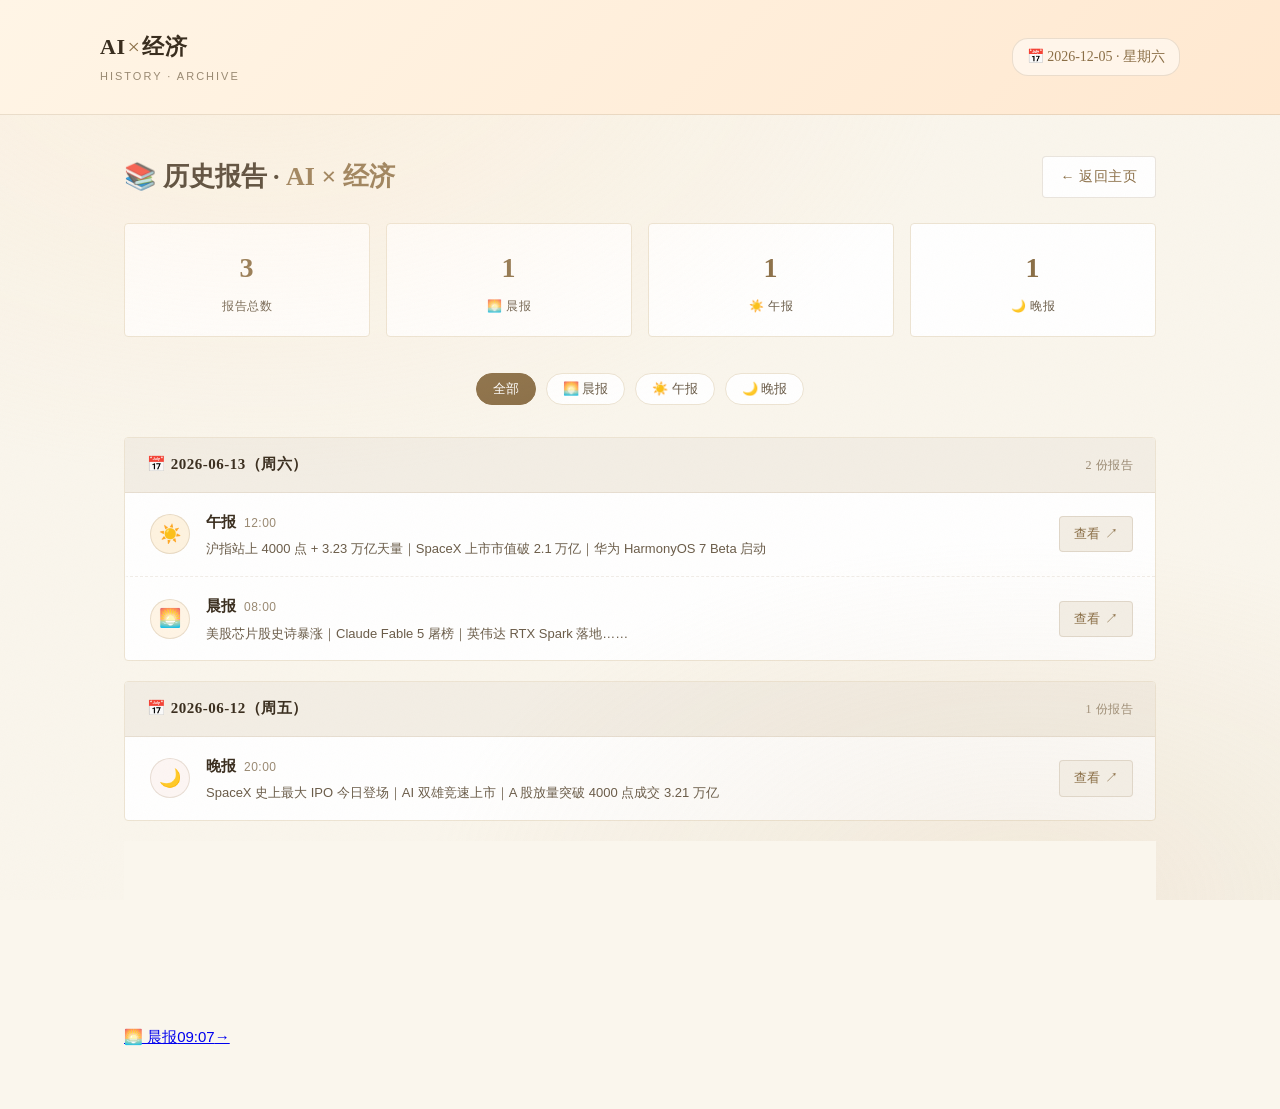
<file: history.html>
<!DOCTYPE html>
<html lang="zh-CN">
<head>
<meta charset="UTF-8">
<meta name="viewport" content="width=device-width, initial-scale=1.0">
<title>📚 历史报告 — AI × 经济日报</title>
<meta name="description" content="AI × 经济日报历史归档，按日期倒序展示所有历史报告">
<link rel="canonical" href="https://yurain251029-netizen.github.io/daily/history.html">
<link rel="alternate" hreflang="zh-CN" href="https://yurain251029-netizen.github.io/daily/history.html">

<!-- Open Graph（社交分享卡片） -->
<meta property="og:type" content="website">
<meta property="og:site_name" content="AI × 经济日报">
<meta property="og:title" content="📚 历史报告 — AI × 经济日报">
<meta property="og:description" content="按日期倒序展示所有历史报告（晨 / 午 / 晚三报）">
<meta property="og:url" content="https://yurain251029-netizen.github.io/daily/history.html">

<link rel="stylesheet" href="assets/css/site.css">
<style>
/* ========== history.html 专用样式（继承 site.css） ========== */

/* 顶部分类筛选 */
.filter-bar {
  display: flex;
  justify-content: center;
  gap: 10px;
  margin: 0 auto 32px;
  flex-wrap: wrap;
}

.filter-btn {
  padding: 6px 16px;
  background: var(--bg-card);
  border: 1px solid var(--border-warm);
  border-radius: 16px;
  font-family: var(--font-serif);
  font-size: 13px;
  color: var(--text-soft);
  cursor: pointer;
  transition: background 0.25s ease, color 0.25s ease, border-color 0.25s ease, transform 0.2s ease;
}

.filter-btn:hover {
  background: var(--bg-soft);
  border-color: var(--color-primary);
  color: var(--color-primary);
  transform: translateY(-1px);
}

.filter-btn.active {
  background: var(--color-primary);
  color: #ffffff;
  border-color: var(--color-primary);
}

/* 统计卡 */
.stats-bar {
  display: grid;
  grid-template-columns: repeat(4, 1fr);
  gap: 16px;
  margin-bottom: 36px;
}

.stat-card {
  background: var(--bg-card);
  border: 1px solid var(--border-warm);
  border-radius: 4px;
  padding: 20px 16px;
  text-align: center;
  transition: background 0.25s ease, border-color 0.25s ease, transform 0.2s ease, box-shadow 0.25s ease;
}

.stat-card:hover {
  background: var(--bg-soft);
  border-color: var(--color-primary);
  transform: translateY(-1px);
  box-shadow: var(--shadow-warm);
}

.stat-num {
  font-family: var(--font-serif);
  font-size: 28px;
  font-weight: 600;
  color: var(--color-primary);
  letter-spacing: 1px;
  margin-bottom: 4px;
}

.stat-label {
  font-size: 12px;
  color: var(--text-soft);
  letter-spacing: 0.5px;
}

/* 日期分组 */
.date-group {
  background: var(--bg-card);
  border: 1px solid var(--border-warm);
  border-radius: 4px;
  margin-bottom: 20px;
  overflow: hidden;
  transition: box-shadow 0.25s ease;
}

.date-group:hover {
  box-shadow: var(--shadow-warm);
}

.date-header {
  padding: 14px 22px;
  background: var(--bg-soft);
  font-family: var(--font-serif);
  font-weight: 600;
  font-size: 15px;
  color: var(--text-main);
  border-bottom: 1px solid var(--border-line-soft);
  letter-spacing: 0.5px;
  display: flex;
  align-items: center;
  justify-content: space-between;
}

.date-header .date-count {
  font-size: 12px;
  color: var(--text-faint);
  font-weight: 400;
}

/* 报告条目 */
.report-item {
  display: flex;
  align-items: center;
  padding: 16px 22px;
  border-bottom: 1px dashed var(--border-line-soft);
  transition: background 0.25s ease, padding-left 0.2s ease, border-left-width 0.2s ease;
  border-left: 3px solid transparent;
  position: relative;
}

.report-item:last-child { border-bottom: none; }

.report-item:hover {
  background: var(--bg-soft);
  border-left-color: var(--color-primary);
  border-left-width: 4px;
  padding-left: 21px;
}

/* 报告图标 */
.report-icon {
  width: 40px;
  height: 40px;
  border-radius: 50%;
  display: flex;
  align-items: center;
  justify-content: center;
  font-size: 18px;
  margin-right: 16px;
  flex-shrink: 0;
  border: 1px solid var(--border-line);
}

.icon-morning { background: #fff5e6; }
.icon-noon    { background: #fef3e0; }
.icon-evening { background: #fdf6f4; }

/* 报告信息 */
.report-info { flex: 1; min-width: 0; }

.report-type {
  font-family: var(--font-serif);
  font-weight: 600;
  font-size: 15px;
  color: var(--text-main);
  margin-right: 8px;
}

.report-time {
  font-size: 12px;
  color: var(--text-faint);
  letter-spacing: 0.5px;
}

.report-summary {
  font-size: 13px;
  color: var(--text-soft);
  margin-top: 4px;
  line-height: 1.6;
  overflow: hidden;
  text-overflow: ellipsis;
  display: -webkit-box;
  -webkit-line-clamp: 1;
  -webkit-box-orient: vertical;
}

/* 查看按钮 */
.report-link {
  display: inline-flex;
  align-items: center;
  padding: 6px 14px;
  background: var(--bg-soft);
  color: var(--color-primary);
  border: 1px solid var(--border-line);
  border-radius: 4px;
  font-family: var(--font-serif);
  font-size: 13px;
  text-decoration: none;
  margin-left: 12px;
  flex-shrink: 0;
  letter-spacing: 0.5px;
  transition: background 0.2s ease, color 0.2s ease, border-color 0.2s ease, transform 0.2s ease;
}

.report-link:hover {
  background: var(--color-primary);
  color: #ffffff;
  border-color: var(--color-primary);
  transform: translateY(-1px);
}

/* 空状态 */
.empty-state {
  text-align: center;
  padding: 80px 20px;
  background: var(--bg-card);
  border: 1px dashed var(--border-line);
  border-radius: 4px;
  color: var(--text-faint);
}

.empty-state .icon {
  font-size: 56px;
  margin-bottom: 16px;
  opacity: 0.5;
}

.empty-state p {
  font-size: 14px;
  font-family: var(--font-serif);
}

/* 返回按钮（顶部） */
.page-nav {
  display: flex;
  justify-content: space-between;
  align-items: center;
  margin-bottom: 24px;
  flex-wrap: wrap;
  gap: 12px;
}

.back-link {
  display: inline-flex;
  align-items: center;
  gap: 6px;
  padding: 8px 18px;
  background: var(--bg-card);
  color: var(--color-primary);
  border: 1px solid var(--border-line);
  border-radius: 4px;
  font-family: var(--font-serif);
  font-size: 14px;
  text-decoration: none;
  letter-spacing: 0.5px;
  transition: background 0.2s ease, color 0.2s ease, border-color 0.2s ease, transform 0.2s ease;
}

.back-link:hover {
  background: var(--color-primary);
  color: #ffffff;
  border-color: var(--color-primary);
  transform: translateX(-2px);
}

.page-title {
  font-family: var(--font-serif);
  font-size: 26px;
  font-weight: 600;
  color: var(--text-main);
}

.page-title .title-accent {
  color: var(--color-primary);
}

/* 主体内容容器（与主页一致的最大宽度） */
.history-container {
  max-width: 1080px;
  margin: 0 auto;
  padding: 40px 24px 60px;
}

/* 响应式 */
@media (max-width: 800px) {
  .stats-bar { grid-template-columns: repeat(2, 1fr); }
  .page-title { font-size: 22px; }
  .history-container { padding: 30px 18px 40px; }
  .report-item { flex-wrap: wrap; }
  .report-link { margin-left: 56px; margin-top: 8px; }
}

@media (max-width: 480px) {
  .stats-bar { grid-template-columns: 1fr 1fr; }
  .stat-num { font-size: 22px; }
  .filter-bar { gap: 6px; }
  .filter-btn { padding: 4px 12px; font-size: 12px; }
}
</style>
</head>
<body>

<a class="skip-link" href="#historyList">跳到报告列表</a>

<!-- 装饰层 -->
<div class="bg-layer"></div>
<div class="bg-noise"></div>

<!-- 顶部品牌栏（与主页一致） -->
<header class="site-header" role="banner">
  <div class="header-inner">
    <div class="brand">
      <div class="brand-mark" aria-label="AI 乘以 经济">AI<span class="mark-x" aria-hidden="true">×</span>经济</div>
      <div class="brand-sub" aria-hidden="true">HISTORY · ARCHIVE</div>
    </div>
    <div class="date-stamp" id="dateStamp" aria-label="当前日期">
      <span class="sr-only">今天是 </span>📅 加载中...
    </div>
  </div>
</header>

<!-- 主体内容 -->
<main class="history-container" id="historyContainer">

  <!-- 页面导航 -->
  <div class="page-nav">
    <h1 class="page-title">📚 历史报告 · <span class="title-accent">AI × 经济</span></h1>
    <a href="index.html" class="back-link">← 返回主页</a>
  </div>

  <!-- 统计卡 -->
  <div class="stats-bar" id="statsBar" aria-label="历史报告统计">
    <div class="stat-card">
      <div class="stat-num" id="statTotal" aria-live="polite">--</div>
      <div class="stat-label">报告总数</div>
    </div>
    <div class="stat-card">
      <div class="stat-num" id="statMorning" aria-live="polite">--</div>
      <div class="stat-label" aria-hidden="true">🌅 晨报</div>
    </div>
    <div class="stat-card">
      <div class="stat-num" id="statNoon" aria-live="polite">--</div>
      <div class="stat-label" aria-hidden="true">☀️ 午报</div>
    </div>
    <div class="stat-card">
      <div class="stat-num" id="statEvening" aria-live="polite">--</div>
      <div class="stat-label" aria-hidden="true">🌙 晚报</div>
    </div>
  </div>

  <!-- 分类筛选 -->
  <div class="filter-bar" id="filterBar" role="group" aria-label="按报告类型筛选">
    <button class="filter-btn active" data-filter="all" aria-pressed="true">全部</button>
    <button class="filter-btn" data-filter="morning" aria-pressed="false">🌅 晨报</button>
    <button class="filter-btn" data-filter="noon" aria-pressed="false">☀️ 午报</button>
    <button class="filter-btn" data-filter="evening" aria-pressed="false">🌙 晚报</button>
  </div>

  <!-- 历史报告列表 -->
  <div id="historyList" role="list" aria-live="polite">

    <div class="date-group" data-date="2026-06-13" data-weekday="6">
      <div class="date-header">
        <span>📅 2026-06-13（周六）</span>
        <span class="date-count">2 份报告</span>
      </div>
      <div class="report-item" data-type="noon" role="listitem">
        <div class="report-icon icon-noon" aria-hidden="true">☀️</div>
        <div class="report-info">
          <span class="report-type">午报</span><span class="report-time">12:00</span>
          <div class="report-summary">沪指站上 4000 点 + 3.23 万亿天量｜SpaceX 上市市值破 2.1 万亿｜华为 HarmonyOS 7 Beta 启动</div>
        </div>
        <a href="archive/2026-06-13-noon.html" class="report-link">查看 ↗</a>
      </div>
      <div class="report-item" data-type="morning" role="listitem">
        <div class="report-icon icon-morning" aria-hidden="true">🌅</div>
        <div class="report-info">
          <span class="report-type">晨报</span><span class="report-time">08:00</span>
          <div class="report-summary">美股芯片股史诗暴涨｜Claude Fable 5 屠榜｜英伟达 RTX Spark 落地……</div>
        </div>
        <a href="archive/2026-06-13-morning.html" class="report-link">查看 ↗</a>
      </div>
    </div>

    <div class="date-group" data-date="2026-06-12" data-weekday="5">
      <div class="date-header">
        <span>📅 2026-06-12（周五）</span>
        <span class="date-count">1 份报告</span>
      </div>
      <div class="report-item" data-type="evening" role="listitem">
        <div class="report-icon icon-evening" aria-hidden="true">🌙</div>
        <div class="report-info">
          <span class="report-type">晚报</span><span class="report-time">20:00</span>
          <div class="report-summary">SpaceX 史上最大 IPO 今日登场｜AI 双雄竞速上市｜A 股放量突破 4000 点成交 3.21 万亿</div>
        </div>
        <a href="archive/2026-06-12-evening.html" class="report-link">查看 ↗</a>
      </div>
    </div>

  </div>

</div>

<!-- Footer（与主页一致） -->
<footer class="paper-footer" role="contentinfo">
  <div class="footer-inner">
    <div class="footer-line">📖 AI × 经济日报 · 历史归档（按日期倒序）</div>
    <div class="footer-line footer-warn">⚠️ 本站内容仅供学习研究，不构成任何投资建议。市场有风险，决策需谨慎。</div>
    <div class="footer-line footer-meta">
      <a href="index.html">返回主页</a>
      <span class="footer-dot">·</span>
      <a href="reports/index.html">最新报告</a>
      <span class="footer-dot">·</span>
      <span id="footerTime">载入时间...</span>
    </div>
  </div>
</footer>
<a href="archive/2026-06-14-morning.html" class="history-item"><span class="hi-type">🌅 晨报</span><span class="hi-time">09:07</span><span class="hi-arrow">→</span></a>
</main>

<script>
/* ========== 1. 日期印章（UTC+8 校正 P3-2） ========== */
(function(){
  function updateDate(){
    const now = new Date();
    const beijingMs = now.getTime() + (now.getTimezoneOffset() + 8 * 60) * 60 * 1000;
    const beijing = new Date(beijingMs);
    const y = beijing.getUTCFullYear();
    const m = String(beijing.getUTCMonth() + 1).padStart(2, '0');
    const d = String(beijing.getUTCDate()).padStart(2, '0');
    const weekdays = ['日', '一', '二', '三', '四', '五', '六'];
    const wk = weekdays[beijing.getUTCDay()];
    const hh = String(beijing.getUTCHours()).padStart(2, '0');
    const mm = String(beijing.getUTCMinutes()).padStart(2, '0');
    const s = document.getElementById('dateStamp');
    if (s) s.textContent = '📅 ' + y + '-' + m + '-' + d + ' · 星期' + wk;
    const ft = document.getElementById('footerTime');
    if (ft) ft.textContent = '最近更新：' + y + '-' + m + '-' + d + ' ' + hh + ':' + mm;
  }
  updateDate();
  setInterval(updateDate, 60000);
})();

/* ========== 2. 统计 + 筛选（history.html 专用） ========== */
(function(){
  const items=document.querySelectorAll('.report-item');
  const statTotal=document.getElementById('statTotal');
  const statMorning=document.getElementById('statMorning');
  const statNoon=document.getElementById('statNoon');
  const statEvening=document.getElementById('statEvening');

  let morning=0,noon=0,evening=0;
  items.forEach(it=>{
    const t=it.getAttribute('data-type');
    if(t==='morning') morning++;
    else if(t==='noon') noon++;
    else if(t==='evening') evening++;
  });
  statTotal.textContent=items.length;
  statMorning.textContent=morning;
  statNoon.textContent=noon;
  statEvening.textContent=evening;

  /* 筛选逻辑（同步 aria-pressed 状态，无障碍 P3-3）*/
  const filterBtns=document.querySelectorAll('.filter-btn');
  filterBtns.forEach(btn=>{
    btn.addEventListener('click',function(){
      filterBtns.forEach(b=>{b.classList.remove('active');b.setAttribute('aria-pressed','false');});
      this.classList.add('active');
      this.setAttribute('aria-pressed','true');
      const filter=this.getAttribute('data-filter');
      document.querySelectorAll('.date-group').forEach(group=>{
        const groupItems=group.querySelectorAll('.report-item');
        let visible=0;
        groupItems.forEach(it=>{
          const t=it.getAttribute('data-type');
          if(filter==='all'||t===filter){
            it.style.display='';
            visible++;
          }else{
            it.style.display='none';
          }
        });
        group.style.display=visible>0?'':'none';
      });
    });
  });
})();
</script>

<script>
/* ========== 路径自适配（兼容 site/history.html 和 site/reports/history.html） ==========
 * 文件位置两种：
 *  - site/history.html           （根层，access url: /history.html）
 *  - site/reports/history.html   （reports 层，access url: /reports/history.html）
 *
 * 数据实际存放：
 *  - index.html    → site/reports/index.html
 *  - archive/*     → site/reports/archive/*
 *
 * 因此：根层 history.html 需跳到 reports/；reports 层 history.html 需 ../。
 */
(function(){
  const path = location.pathname.replace(/\\/g, '/');
  const inReports = path.indexOf('/reports/') >= 0;
  // 根层：跳 reports/；reports 层：跳 ../
  const arcPrefix = inReports ? 'archive/' : 'reports/archive/';
  const homeHref  = inReports ? 'index.html' : 'reports/index.html';

  document.querySelectorAll('a[href]').forEach(a => {
    const h = a.getAttribute('href');
    if (!h || h.startsWith('http') || h.startsWith('#') || h.startsWith('mailto:')) return;
    if (h === 'index.html') { a.setAttribute('href', homeHref); return; }
    if (h === 'reports/index.html') { a.setAttribute('href', homeHref); return; }
    if (h.startsWith('archive/')) {
      a.setAttribute('href', arcPrefix + h.slice('archive/'.length));
    }
  });
})();
</script>

</body>
</html>
</file>
<file: assets/css/site.css>
/* ==========================================================
   AI × 经济日报 · 站点主页样式
   严格继承 v3 视觉规范：纸面纹理 + 暖棕主色 + 衬线字体
   ========================================================== */

* { margin: 0; padding: 0; box-sizing: border-box; }

/* ==========================================================
   无障碍工具类（P2-2 ARIA + P2-3 焦点环）
   ========================================================== */

/* 屏幕阅读器独占：视觉上隐藏但可被读屏读取 */
.sr-only {
  position: absolute !important;
  width: 1px; height: 1px;
  padding: 0; margin: -1px;
  overflow: hidden;
  clip: rect(0, 0, 0, 0);
  white-space: nowrap;
  border: 0;
}

/* 跳到正文链接：默认隐藏，键盘聚焦时显示 */
.skip-link {
  position: absolute;
  top: -100px;
  left: 16px;
  z-index: 9999;
  padding: 10px 18px;
  background: var(--color-primary);
  color: #fff5e6;
  text-decoration: none;
  border-radius: 6px;
  font-size: 14px;
  font-weight: 500;
  box-shadow: 0 4px 12px rgba(139, 111, 71, 0.3);
  transition: top 0.25s cubic-bezier(0.4, 0, 0.2, 1);
}
.skip-link:focus,
.skip-link:focus-visible {
  top: 16px;
  outline: 3px solid #fff5e6;
  outline-offset: 2px;
}

/* 键盘焦点环：暖棕 outline + offset（仅键盘聚焦时显示，鼠标点击不出现） */
:focus-visible {
  outline: 2px solid var(--color-primary);
  outline-offset: 3px;
  border-radius: 3px;
}
button:focus-visible,
a:focus-visible {
  outline: 2px solid var(--color-primary);
  outline-offset: 3px;
}

:root {
  --bg-main: #faf6ed;
  --bg-large: #f0ebe0;
  --bg-card: #ffffff;
  --bg-tint: #fdf6f4;
  --bg-warm: #faf3eb;
  --bg-soft: #f3eee5;

  --color-primary: #8b6f47;        /* 暖棕主色 */
  --color-info: #6c5ce7;           /* 数字角标紫 */
  --color-accent: #c14545;         /* 朱砂红 - 重点 */
  --color-warm: #c8843a;           /* 古铜橙 - 关注 */
  --color-up: #d60000;             /* 涨红 */
  --color-down: #1a8f3c;           /* 跌绿 */

  --border-warm: #ede4d3;
  --border-line: rgba(139, 111, 71, 0.18);
  --border-line-soft: rgba(139, 111, 71, 0.12);

  --text-main: #3a2e1f;
  --text-soft: #6b5d4a;
  --text-faint: #9a8a73;

  --font-serif: "Source Han Serif SC", "Songti SC", "STSong", serif;
  --font-sans: -apple-system, BlinkMacSystemFont, "PingFang SC", "Microsoft YaHei", sans-serif;

  --shadow-warm: 0 4px 16px rgba(139, 111, 71, 0.08);
  --shadow-strong: 0 6px 24px rgba(139, 111, 71, 0.12);
}

html, body {
  font-family: var(--font-sans);
  font-size: 15px;
  line-height: 1.7;
  color: var(--text-main);
  background: var(--bg-main);
  min-height: 100vh;
  overflow-x: hidden;
}

body {
  position: relative;
}

/* ==========================================================
   背景：径向晕染 + 极淡噪点
   ========================================================== */
.bg-layer {
  position: fixed;
  inset: 0;
  pointer-events: none;
  z-index: 0;
  background:
    radial-gradient(ellipse 1200px 800px at 20% 0%, rgba(255, 230, 200, 0.35), transparent 60%),
    radial-gradient(ellipse 1000px 600px at 80% 100%, rgba(220, 200, 170, 0.25), transparent 60%);
}

.bg-noise {
  position: fixed;
  inset: 0;
  pointer-events: none;
  z-index: 1;
  opacity: 0.04;
  background-image: url("data:image/svg+xml;utf8,<svg xmlns='http://www.w3.org/2000/svg' width='180' height='180'><filter id='n'><feTurbulence type='fractalNoise' baseFrequency='0.9' numOctaves='2' stitchTiles='stitch'/><feColorMatrix values='0 0 0 0 0.4 0 0 0 0 0.3 0 0 0 0 0.2 0 0 0 0.6 0'/></filter><rect width='100%' height='100%' filter='url(%23n)'/></svg>");
}

/* ==========================================================
   通用容器
   ========================================================== */
section, header, footer {
  position: relative;
  z-index: 2;
}

/* ==========================================================
   Header 顶部品牌
   ========================================================== */
.site-header {
  background: linear-gradient(135deg, #fff5e6 0%, #ffe8d0 100%);
  border-bottom: 1px solid var(--border-line);
  padding: 28px 24px;
}

.header-inner {
  max-width: 1080px;
  margin: 0 auto;
  display: flex;
  justify-content: space-between;
  align-items: center;
  flex-wrap: wrap;
  gap: 12px;
}

.brand-mark {
  font-family: var(--font-serif);
  font-size: 22px;
  font-weight: 600;
  color: var(--text-main);
  letter-spacing: 0.5px;
}

.mark-x {
  color: var(--color-primary);
  margin: 0 2px;
  font-weight: 400;
}

.brand-sub {
  font-size: 11px;
  color: var(--text-faint);
  letter-spacing: 2px;
  margin-top: 2px;
}

.date-stamp {
  font-family: var(--font-serif);
  font-size: 14px;
  color: var(--color-primary);
  padding: 6px 14px;
  background: rgba(255, 255, 255, 0.5);
  border: 1px solid var(--border-line);
  border-radius: 16px;
  white-space: nowrap;
}

/* ==========================================================
   第 1 屏 Hero
   ========================================================== */
.hero {
  padding: 80px 24px 60px;
  text-align: center;
  position: relative;
  z-index: 1;
  overflow: hidden; /* 确保剪影不会溢出 */
}

/* ==========================================================
   全局版块剪影（fixed 层，跟随 section 切换 + 字重呼吸）
   ========================================================== */
.global-silhouette {
  position: fixed;
  inset: 0;
  display: flex;
  align-items: center;
  justify-content: center;
  pointer-events: none;
  z-index: 0;
  opacity: 0;
  transform: scale(1);
  will-change: transform, opacity;
}

.global-silhouette .silhouette-text {
  font-family: var(--font-serif);
  font-size: 180px;
  font-weight: 700;
  color: var(--color-primary);
  letter-spacing: 12px;
  white-space: nowrap;
  user-select: none;
  line-height: 1;
  opacity: 1;
  transition: opacity 0.35s ease;
}

/* 响应式：剪影字体缩放 */
@media (max-width: 1100px) {
  .global-silhouette .silhouette-text {
    font-size: 120px;
  }
}

@media (max-width: 600px) {
  .global-silhouette .silhouette-text {
    font-size: 60px;
    letter-spacing: 6px;
    transition: opacity 0.2s ease;
  }
}

.hero-inner {
  max-width: 780px;
  margin: 0 auto;
  position: relative;
  z-index: 2;
}

.hero-title {
  font-family: var(--font-serif);
  font-size: 64px;
  line-height: 1.1;
  font-weight: 600;
  margin-bottom: 20px;
  display: flex;
  flex-direction: column;
  gap: 4px;
}

.title-line1 {
  color: var(--text-main);
}

.title-line2 {
  color: var(--color-primary);
  font-size: 72px;
}

.title-x {
  color: var(--color-accent);
  font-style: italic;
  font-weight: 400;
  margin: 0 4px;
}

.hero-tagline {
  font-size: 18px;
  color: var(--color-primary);
  font-family: var(--font-serif);
  margin-bottom: 14px;
  letter-spacing: 1px;
}

.hero-desc {
  font-size: 15px;
  color: var(--text-soft);
  line-height: 1.8;
  max-width: 560px;
  margin: 0 auto 36px;
}

.hero-cta {
  display: flex;
  justify-content: center;
  gap: 16px;
  flex-wrap: wrap;
}

.btn-primary, .btn-ghost {
  display: inline-block;
  padding: 12px 28px;
  border-radius: 4px;
  font-size: 15px;
  text-decoration: none;
  transition: background 0.25s ease, color 0.25s ease, border-color 0.25s ease, transform 0.2s ease;
  font-family: var(--font-serif);
  letter-spacing: 0.5px;
}

.btn-primary {
  background: var(--color-primary);
  color: #ffffff;
  border: 1px solid var(--color-primary);
}

.btn-primary:hover {
  background: #6f5638;
  border-color: #6f5638;
  transform: translateY(-1px);
  box-shadow: var(--shadow-warm);
  will-change: transform;
}

.btn-ghost {
  background: transparent;
  color: var(--color-primary);
  border: 1px solid var(--color-primary);
}

.btn-ghost:hover {
  background: var(--color-primary);
  color: #ffffff;
  transform: translateY(-1px);
  will-change: transform;
}

/* ==========================================================
   第 2 屏 今日 3 报
   ========================================================== */
.reports {
  padding: 40px 24px 60px;
  max-width: 1080px;
  margin: 0 auto;
}

.section-head {
  text-align: center;
  margin-bottom: 40px;
  padding-bottom: 20px;
  border-bottom: 1px solid var(--border-line-soft);
  position: relative;
}

.section-head::after {
  content: "";
  position: absolute;
  left: 50%;
  bottom: -1px;
  transform: translateX(-50%);
  width: 80px;
  height: 1px;
  background: linear-gradient(90deg, transparent, var(--color-primary), transparent);
  opacity: 0.5;
}

.section-title {
  font-family: var(--font-serif);
  font-size: 28px;
  font-weight: 600;
  color: var(--text-main);
  margin-bottom: 8px;
}

.section-sub {
  font-size: 13px;
  color: var(--text-faint);
  letter-spacing: 1px;
}

.report-grid {
  display: grid;
  grid-template-columns: repeat(3, 1fr);
  gap: 20px;
}

.report-card {
  background: var(--bg-card);
  border: 1px solid var(--border-warm);
  border-left: 3px solid var(--color-primary);
  border-radius: 4px;
  padding: 24px 22px 22px;
  text-decoration: none;
  color: var(--text-main);
  display: flex;
  flex-direction: column;
  contain: layout style;
  transition: background 0.25s ease, border-left-color 0.3s ease, box-shadow 0.25s ease, transform 0.2s ease;
  position: relative;
  overflow: hidden;
}

.report-card:hover {
  background: var(--bg-soft);
  border-left-color: var(--color-accent);
  box-shadow: var(--shadow-warm);
  transform: translateX(2px);
  will-change: transform;
}

.report-card-featured {
  border-left-color: var(--color-accent);
  background: linear-gradient(180deg, var(--bg-tint) 0%, var(--bg-card) 30%);
}

.card-tag {
  display: inline-block;
  font-family: var(--font-serif);
  font-size: 13px;
  font-weight: 600;
  color: var(--color-primary);
  background: var(--bg-soft);
  padding: 4px 12px;
  border-radius: 12px;
  align-self: flex-start;
  margin-bottom: 14px;
  letter-spacing: 0.5px;
}

.report-card-featured .card-tag {
  background: #f5d9d6;
  color: #a83a3a;
}

.card-title {
  font-family: var(--font-serif);
  font-size: 16px;
  font-weight: 600;
  color: var(--text-main);
  line-height: 1.5;
  margin-bottom: 10px;
}

.card-desc {
  font-size: 13px;
  color: var(--text-soft);
  line-height: 1.7;
  flex: 1;
  margin-bottom: 14px;
}

.card-meta {
  font-size: 12px;
  color: var(--text-faint);
  padding-top: 10px;
  border-top: 1px dashed var(--border-line-soft);
  letter-spacing: 0.5px;
}

.reports-footer {
  text-align: center;
  margin-top: 36px;
  padding-top: 24px;
  border-top: 1px solid var(--border-line-soft);
}

.text-link {
  color: var(--color-primary);
  text-decoration: none;
  font-family: var(--font-serif);
  font-size: 15px;
  letter-spacing: 0.5px;
  transition: color 0.2s ease, border-color 0.2s ease;
  padding-bottom: 2px;
  border-bottom: 1px solid transparent;
}

.text-link:hover {
  color: var(--color-accent);
  border-bottom-color: var(--color-accent);
}

/* ==========================================================
   第 3 屏 关于
   ========================================================== */
.about {
  padding: 60px 24px;
  background: var(--bg-soft);
  border-top: 1px solid var(--border-line-soft);
  border-bottom: 1px solid var(--border-line-soft);
}

.about-inner {
  max-width: 1080px;
  margin: 0 auto;
}

.about .section-title {
  text-align: center;
  margin-bottom: 40px;
}

.about-grid {
  display: grid;
  grid-template-columns: repeat(4, 1fr);
  gap: 20px;
  margin-bottom: 36px;
}

.about-item {
  background: var(--bg-card);
  border: 1px solid var(--border-warm);
  border-radius: 4px;
  padding: 24px 18px;
  text-align: center;
  contain: layout style;
  transition: background 0.25s ease, border-color 0.25s ease, transform 0.2s ease, box-shadow 0.25s ease;
}

.about-item:hover {
  background: var(--bg-warm);
  border-color: var(--color-primary);
  transform: translateY(-1px);
  box-shadow: var(--shadow-warm);
  will-change: transform;
}

.about-num {
  font-family: var(--font-serif);
  font-size: 32px;
  font-weight: 600;
  color: var(--color-primary);
  margin-bottom: 6px;
  letter-spacing: 1px;
}

.about-label {
  font-size: 14px;
  color: var(--text-main);
  font-weight: 600;
  margin-bottom: 8px;
  font-family: var(--font-serif);
}

.about-desc {
  font-size: 12px;
  color: var(--text-soft);
  line-height: 1.6;
}

.about-note {
  text-align: center;
  font-size: 14px;
  color: var(--text-soft);
  font-family: var(--font-serif);
  letter-spacing: 0.5px;
}

.note-time {
  color: var(--color-primary);
  font-weight: 600;
  margin: 0 2px;
}

/* ==========================================================
   Footer
   ========================================================== */
.paper-footer {
  padding: 36px 24px;
  text-align: center;
  background: var(--bg-main);
}

.footer-inner {
  max-width: 780px;
  margin: 0 auto;
}

.footer-line {
  font-size: 13px;
  color: var(--text-soft);
  margin-bottom: 8px;
  font-family: var(--font-serif);
  letter-spacing: 0.3px;
}

.footer-warn {
  color: var(--text-faint);
  font-size: 12px;
  font-style: italic;
}

.footer-meta {
  margin-top: 12px;
  font-size: 12px;
}

.footer-meta a {
  color: var(--color-primary);
  text-decoration: none;
  transition: color 0.2s ease;
}

.footer-meta a:hover {
  color: var(--color-accent);
}

.footer-dot {
  margin: 0 8px;
  color: var(--text-faint);
}

/* ==========================================================
   响应式
   ========================================================== */
@media (max-width: 800px) {
  .hero-title { font-size: 48px; }
  .title-line2 { font-size: 56px; }
  .hero-tagline { font-size: 16px; }
  .report-grid { grid-template-columns: 1fr; }
  .about-grid { grid-template-columns: repeat(2, 1fr); }
  .hero { padding: 60px 20px 40px; }
  .site-header { padding: 20px 18px; }
  .header-inner { justify-content: center; text-align: center; }
}

@media (max-width: 480px) {
  .hero-title { font-size: 40px; }
  .title-line2 { font-size: 48px; }
  .about-grid { grid-template-columns: 1fr; }
  .hero-cta { flex-direction: column; align-items: center; }
  .btn-primary, .btn-ghost { width: 100%; max-width: 280px; text-align: center; }
}

/* 大屏：内嵌阴影 + 暖棕晕染加强 */
@media (min-width: 1601px) {
  body { background: var(--bg-large); }
  .bg-layer {
    background:
      radial-gradient(ellipse 1400px 900px at 30% 0%, rgba(255, 230, 200, 0.4), transparent 60%),
      radial-gradient(ellipse 1200px 700px at 70% 100%, rgba(220, 200, 170, 0.3), transparent 60%);
  }
}

/* ==========================================================
   故障动画（稳定 GPU 加速版 - 0.4s hover 触发）
   - transform + text-shadow 触发 GPU 合成层
   - will-change 提示浏览器优化
   - 含 prefers-reduced-motion 媒体查询尊重无障碍偏好
   ========================================================== */
.hero-title {
  position: relative;
  will-change: transform, text-shadow;
  cursor: default;
}

/* 待机态：轻微呼吸（8s 一次，不影响性能） */
.hero-title::before,
.hero-title::after {
  content: attr(data-text);
  position: absolute;
  top: 0;
  left: 0;
  width: 100%;
  height: 100%;
  display: flex;
  flex-direction: column;
  justify-content: center;
  align-items: center;
  font: inherit;
  color: transparent;
  pointer-events: none;
  opacity: 0;
  transition: opacity 0.2s ease;
  z-index: -1;
}

.hero-title.glitch-active {
  animation: hero-glitch-main 0.4s steps(3) forwards;
}

.hero-title.glitch-active::before {
  color: transparent;
  text-shadow: 3px 0 #d60000, -1px 0 #1a8f3c;
  animation: hero-glitch-before 0.4s steps(3) forwards;
  clip-path: inset(0 0 55% 0);
  opacity: 1;
}

.hero-title.glitch-active::after {
  color: transparent;
  text-shadow: -3px 0 #8b6f47, 1px 0 #c8843a;
  animation: hero-glitch-after 0.4s steps(3) forwards;
  clip-path: inset(55% 0 0 0);
  opacity: 1;
}

@keyframes hero-glitch-main {
  0%   { transform: translate(0, 0); }
  20%  { transform: translate(-2px, 1px); }
  40%  { transform: translate(2px, -1px); }
  60%  { transform: translate(-1px, -1px); }
  80%  { transform: translate(1px, 1px); }
  100% { transform: translate(0, 0); }
}

@keyframes hero-glitch-before {
  0%, 100% { transform: translate(0, 0); }
  25%      { transform: translate(-4px, 0); }
  50%      { transform: translate(4px, 0); }
  75%      { transform: translate(-2px, 0); }
}

@keyframes hero-glitch-after {
  0%, 100% { transform: translate(0, 0); }
  25%      { transform: translate(4px, 0); }
  50%      { transform: translate(-4px, 0); }
  75%      { transform: translate(2px, 0); }
}

/* 故障色：大屏(≥1601px)加强 */
@media (min-width: 1601px) {
  .hero-title.glitch-active::before {
    text-shadow: 4px 0 #d60000, -2px 0 #1a8f3c, 0 0 10px rgba(139, 111, 71, 0.4);
  }
  .hero-title.glitch-active::after {
    text-shadow: -4px 0 #8b6f47, 2px 0 #c8843a, 0 0 10px rgba(139, 111, 71, 0.4);
  }
}

/* 故障色：中等屏(601-1100px)中等 */
@media (max-width: 1100px) and (min-width: 601px) {
  .hero-title.glitch-active::before { text-shadow: 2px 0 #d60000; }
  .hero-title.glitch-active::after  { text-shadow: -2px 0 #8b6f47; }
}

/* 故障色：小屏(≤600px)减弱 + 缩短时长 */
@media (max-width: 600px) {
  .hero-title.glitch-active {
    animation-duration: 0.25s;
  }
  .hero-title.glitch-active::before,
  .hero-title.glitch-active::after {
    display: none; /* 小屏取消伪元素避免卡顿 */
  }
}

/* 无障碍：尊重 prefers-reduced-motion（P2-4 强化） */
@media (prefers-reduced-motion: reduce) {
  /* 全局：禁用 transform/scale/translate，仅保留 opacity 淡入（更柔和） */
  *, *::before, *::after {
    animation-duration: 0.01ms !important;
    animation-iteration-count: 1 !important;
    transition-duration: 0.01ms !important;
    scroll-behavior: auto !important;
  }
  /* 取消所有 transform 动画（前庭功能障碍用户友好） */
  .hero-title::before,
  .hero-title::after { display: none; }
  .hero-title.glitch-active { animation: none; transform: none !important; }
  .global-silhouette,
  .global-silhouette .silhouette-text {
    transition: none !important;
    transform: none !important;
    font-variation-settings: "wght" 600 !important;
  }
  /* 进入视口淡入改为瞬时（不 translateY） */
  .section-head,
  .report-card,
  .about-item,
  .paper-footer .footer-line {
    opacity: 1 !important;
    transform: none !important;
    will-change: auto !important;
  }
  html { scroll-behavior: auto !important; }
}

/* ==========================================================
   滚动流畅性优化（2026-06-13 新增）
   ========================================================== */

/* 全局平滑滚动 */
html {
  scroll-behavior: smooth;
}

/* 进入视口淡入动画 */
.section-head,
.report-card,
.about-item,
.paper-footer .footer-line {
  opacity: 0;
  transform: translateY(20px);
  transition: opacity 0.6s ease-out, transform 0.6s ease-out;
  will-change: opacity, transform;
}

.section-head.visible,
.report-card.visible,
.about-item.visible,
.paper-footer .footer-line.visible {
  opacity: 1;
  transform: translateY(0);
}

/* 延迟淡入（交错效果） */
.report-card:nth-child(2) { transition-delay: 0.1s; }
.report-card:nth-child(3) { transition-delay: 0.2s; }
.about-item:nth-child(2) { transition-delay: 0.1s; }
.about-item:nth-child(3) { transition-delay: 0.2s; }
.about-item:nth-child(4) { transition-delay: 0.3s; }

/* GPU 加速优化（仅对频繁动画元素永久保留） */
.hero-title {
  will-change: transform, opacity;
  transform: translateZ(0);
}

/* 其余元素 will-change 已在 :hover 伪类中按需声明，避免永久占用 GPU 内存 */

/* 移动端优化：减少动画 */
@media (max-width: 600px) {
  .section-head,
  .report-card,
  .about-item {
    transition-duration: 0.3s;
  }
}

/* ==========================================================
   Footer 增强版（2026-06-13 扩展：声明 + 联系方式）
   ========================================================== */
.footer-statement {
  margin-bottom: 18px;
  padding-bottom: 18px;
  border-bottom: 1px dashed var(--border-line);
}

.footer-brand {
  font-family: var(--font-serif);
  font-size: 18px;
  font-weight: 600;
  color: var(--color-primary);
  margin-bottom: 4px;
  letter-spacing: 1px;
}

.footer-desc {
  font-size: 12px;
  color: var(--text-soft);
  letter-spacing: 0.5px;
}

.footer-legal {
  margin-bottom: 18px;
  padding-bottom: 18px;
  border-bottom: 1px dashed var(--border-line);
}

.footer-warn {
  font-size: 12px;
  color: var(--text-soft);
  line-height: 1.8;
  font-family: var(--font-serif);
  font-style: normal;
  background: rgba(193, 69, 69, 0.05);
  border-left: 2px solid var(--color-accent);
  padding: 10px 14px;
  border-radius: 0 4px 4px 0;
  text-align: left;
  margin: 0 auto;
  max-width: 640px;
}

.footer-warn strong {
  color: var(--color-accent);
  font-weight: 600;
}

.footer-contact {
  display: flex;
  justify-content: center;
  align-items: center;
  flex-wrap: wrap;
  gap: 6px;
  margin-bottom: 18px;
  padding-bottom: 18px;
  border-bottom: 1px dashed var(--border-line);
}

.contact-item {
  display: inline-flex;
  align-items: center;
  gap: 4px;
  font-size: 13px;
  color: var(--text-soft);
  text-decoration: none;
  font-family: var(--font-serif);
  padding: 4px 10px;
  border-radius: 12px;
  transition: background 0.2s ease, color 0.2s ease;
}

.contact-item:hover {
  background: var(--bg-soft);
  color: var(--color-primary);
}

.contact-icon {
  font-size: 14px;
  color: var(--color-primary);
  font-weight: 600;
}

.contact-svg {
  flex-shrink: 0;
  color: var(--color-primary);
  transition: color 0.2s ease;
}

.contact-item:hover .contact-svg {
  color: var(--color-accent);
}

.footer-tech {
  font-size: 11px;
  color: var(--text-faint);
  line-height: 1.8;
}

.footer-tech .footer-line {
  margin-bottom: 4px;
}

.footer-copy {
  font-size: 11px;
}

.footer-copy a {
  color: var(--color-primary);
  text-decoration: none;
  border-bottom: 1px dotted var(--color-primary);
}

.footer-copy a:hover {
  color: var(--color-accent);
  border-bottom-color: var(--color-accent);
}

.footer-meta {
  font-size: 11px;
  color: var(--text-faint);
}

/* 移动端 footer 优化 */
@media (max-width: 600px) {
  .footer-contact { gap: 4px; }
  .contact-item { font-size: 12px; padding: 3px 8px; }
  .footer-warn { font-size: 11px; padding: 8px 12px; }
}

/* ==========================================================
   P4-3 返回顶部按钮
   ========================================================== */
.back-to-top {
  position: fixed;
  right: 28px;
  bottom: 28px;
  z-index: 90;
  width: 48px;
  height: 48px;
  border-radius: 50%;
  background: rgba(255, 251, 240, 0.95);
  border: 1px solid rgba(139, 111, 71, 0.25);
  color: var(--color-primary);
  font-size: 20px;
  font-weight: 600;
  cursor: pointer;
  box-shadow: 0 4px 14px rgba(120, 90, 50, 0.12);
  opacity: 0;
  visibility: hidden;
  transform: translateY(12px);
  transition: opacity 0.3s ease, transform 0.3s ease, background 0.25s ease, border-color 0.25s ease, color 0.25s ease, box-shadow 0.25s ease;
  display: flex;
  align-items: center;
  justify-content: center;
  padding: 0;
  -webkit-tap-highlight-color: transparent;
}
.back-to-top.visible {
  opacity: 1;
  visibility: visible;
  transform: translateY(0);
}
.back-to-top:hover {
  background: var(--color-primary);
  color: #fff5e6;
  border-color: var(--color-primary);
  box-shadow: 0 6px 18px rgba(139, 111, 71, 0.28);
}
.back-to-top:focus-visible {
  outline: 2px solid var(--color-primary);
  outline-offset: 3px;
}
@media (max-width: 600px) {
  .back-to-top {
    right: 16px;
    bottom: 16px;
    width: 44px;
    height: 44px;
    font-size: 18px;
  }
}

/* ==========================================================
   P4-5 键盘快捷键帮助层
   ========================================================== */
.kbd-help {
  position: fixed;
  inset: 0;
  z-index: 200;
  display: flex;
  align-items: center;
  justify-content: center;
  background: rgba(40, 30, 18, 0.4);
  backdrop-filter: blur(2px);
  opacity: 0;
  transition: opacity 0.25s ease;
}
.kbd-help.visible { opacity: 1; }
.kbd-help-inner {
  background: #fffbf2;
  border: 1px solid rgba(139, 111, 71, 0.25);
  border-radius: 12px;
  padding: 28px 36px;
  max-width: 480px;
  width: calc(100% - 48px);
  box-shadow: 0 16px 40px rgba(60, 40, 20, 0.18);
  font-family: 'Source Han Sans SC', system-ui, sans-serif;
}
.kbd-help-inner h3 {
  margin: 0 0 16px;
  font-family: 'Source Han Serif SC', 'Songti SC', serif;
  color: var(--color-primary);
  font-size: 20px;
}
.kbd-help-inner dl {
  display: grid;
  grid-template-columns: auto 1fr;
  gap: 10px 18px;
  margin: 0 0 14px;
}
.kbd-help-inner dt { display: flex; align-items: center; gap: 4px; }
.kbd-help-inner dd { margin: 0; color: #5a4a35; font-size: 14px; }
.kbd-help-inner kbd {
  display: inline-block;
  padding: 2px 8px;
  font-family: 'JetBrains Mono', Consolas, monospace;
  font-size: 12px;
  color: #5a4a35;
  background: #faf3e3;
  border: 1px solid rgba(139, 111, 71, 0.25);
  border-radius: 4px;
  box-shadow: 0 1px 0 rgba(139, 111, 71, 0.2);
}
.kbd-hint {
  margin: 0;
  font-size: 12px;
  color: #8a7a65;
  font-style: italic;
}
@media (prefers-reduced-motion: reduce) {
  .back-to-top { transition: none; transform: none; }
  .kbd-help { transition: none; }
}

/* ==========================================================
   P4-4 404 页面
   ========================================================== */
.error-404-wrap {
  min-height: 100vh;
  display: flex;
  align-items: center;
  justify-content: center;
  padding: 40px 20px;
  text-align: center;
}
.error-404-card {
  max-width: 560px;
  background: #ffffff;
  border: 1px solid rgba(139, 111, 71, 0.18);
  border-radius: 14px;
  padding: 48px 40px;
  box-shadow: 0 8px 28px rgba(60, 40, 20, 0.08);
}
.error-404-num {
  font-family: 'Source Han Serif SC', 'Songti SC', serif;
  font-size: 96px;
  font-weight: 700;
  color: var(--color-primary);
  line-height: 1;
  margin-bottom: 12px;
  letter-spacing: -0.04em;
}
.error-404-title {
  font-family: 'Source Han Serif SC', 'Songti SC', serif;
  font-size: 22px;
  color: #3a2e1e;
  margin: 0 0 12px;
}
.error-404-desc {
  color: #6a5a45;
  font-size: 15px;
  line-height: 1.7;
  margin: 0 0 28px;
}
.error-404-actions {
  display: flex;
  gap: 12px;
  justify-content: center;
  flex-wrap: wrap;
}
.error-404-actions .btn-primary,
.error-404-actions .btn-ghost {
  display: inline-flex;
  align-items: center;
  padding: 10px 22px;
  text-decoration: none;
  border-radius: 8px;
  font-size: 15px;
  font-weight: 500;
  transition: background 0.25s ease, color 0.25s ease, border-color 0.25s ease, transform 0.2s ease;
}
.error-404-actions .btn-primary {
  background: var(--color-primary);
  color: #fff5e6;
  border: 1px solid var(--color-primary);
}
.error-404-actions .btn-primary:hover { background: #6e5837; border-color: #6e5837; }
.error-404-actions .btn-ghost {
  background: transparent;
  color: var(--color-primary);
  border: 1px solid rgba(139, 111, 71, 0.4);
}
.error-404-actions .btn-ghost:hover {
  background: rgba(139, 111, 71, 0.08);
  border-color: var(--color-primary);
}
@media (max-width: 480px) {
  .error-404-num { font-size: 72px; }
  .error-404-card { padding: 32px 24px; }
}

/* ==========================================================
   页面过渡（点击链接 → 淡出 → 跳转 → 新页淡入）
   - 用 opacity 过渡，零网络成本
   - 由 [data-transition] 触发，修饰键/中键/右键自动放行
   - 兼容 prefers-reduced-motion
   ========================================================== */
html { opacity: 1; transition: opacity 0.22s ease; }
html.page-leaving { opacity: 0; pointer-events: none; }
html.page-entering { opacity: 0; }
@media (prefers-reduced-motion: reduce) {
  html { transition: none; }
  html.page-leaving,
  html.page-entering { opacity: 1; }
}
</file>
